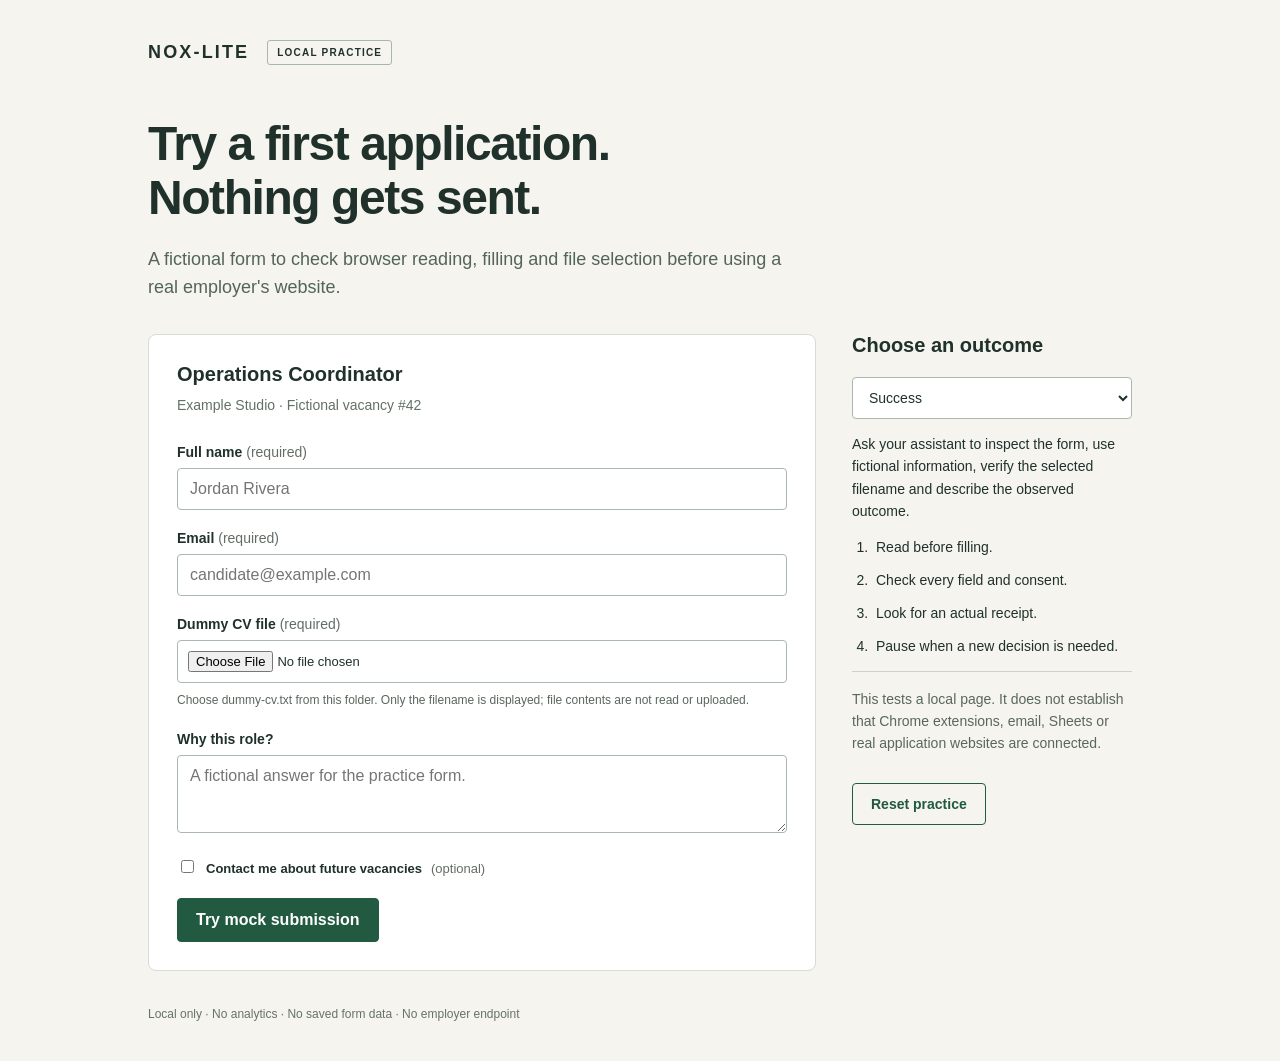
<file: examples/practice/index.html>
<!doctype html>
<html lang="en">
<head>
  <meta charset="utf-8">
  <meta name="viewport" content="width=device-width,initial-scale=1">
  <meta http-equiv="Content-Security-Policy" content="default-src 'self'; connect-src 'none'; form-action 'none'; object-src 'none'; base-uri 'none'">
  <title>Nox-Lite · Practice application</title>
  <link rel="stylesheet" href="practice.css">
  <link rel="icon" href="favicon.svg" type="image/svg+xml">
  <script src="practice.js" defer></script>
</head>
<body>
  <main>
    <header><span class="wordmark">NOX-LITE</span><span class="badge">LOCAL PRACTICE</span></header>
    <h1>Try a first application.<br>Nothing gets sent.</h1>
    <p class="intro">A fictional form to check browser reading, filling and file selection before using a real employer's website.</p>
    <div class="layout">
      <section aria-labelledby="form-title" class="card">
        <h2 id="form-title">Operations Coordinator</h2>
        <p class="muted">Example Studio · Fictional vacancy #42</p>
        <form id="application">
          <label for="candidate">Full name <span>(required)</span></label>
          <input id="candidate" name="candidate" autocomplete="off" placeholder="Jordan Rivera" required>
          <label for="email">Email <span>(required)</span></label>
          <input id="email" name="email" type="email" autocomplete="off" placeholder="candidate@example.com" required>
          <label for="cv">Dummy CV file <span>(required)</span></label>
          <input id="cv" name="cv" type="file" required aria-describedby="file-status">
          <p id="file-status" class="helper">Choose dummy-cv.txt from this folder. Only the filename is displayed; file contents are not read or uploaded.</p>
          <label for="motivation">Why this role?</label>
          <textarea id="motivation" name="motivation" rows="3" maxlength="600" placeholder="A fictional answer for the practice form."></textarea>
          <div id="new-question" hidden>
            <label for="travel">Can you travel overnight twice a month? <span>(new required question)</span></label>
            <select id="travel" name="travel"><option value="">Choose after discussing it</option><option value="yes">Yes</option><option value="no">No</option></select>
            <p class="helper">This is a new commitment. Stop and get the candidate's decision before continuing.</p>
          </div>
          <label class="check"><input id="marketing" type="checkbox" name="marketing"> Contact me about future vacancies <span>(optional)</span></label>
          <button id="submit" type="submit">Try mock submission</button>
        </form>
        <div id="result" role="status" aria-live="polite" hidden></div>
      </section>
      <aside>
        <h2>Choose an outcome</h2>
        <label for="scenario" class="sr-only">Practice scenario</label>
        <select id="scenario">
          <option value="success">Success</option>
          <option value="validation">Validation error</option>
          <option value="uncertain">Uncertain outcome</option>
          <option value="question">New required question</option>
        </select>
        <p>Ask your assistant to inspect the form, use fictional information, verify the selected filename and describe the observed outcome.</p>
        <ol><li>Read before filling.</li><li>Check every field and consent.</li><li>Look for an actual receipt.</li><li>Pause when a new decision is needed.</li></ol>
        <p class="note">This tests a local page. It does not establish that Chrome extensions, email, Sheets or real application websites are connected.</p>
        <button id="reset" type="button" class="secondary">Reset practice</button>
      </aside>
    </div>
    <footer>Local only · No analytics · No saved form data · No employer endpoint</footer>
  </main>
</body>
</html>
</file>
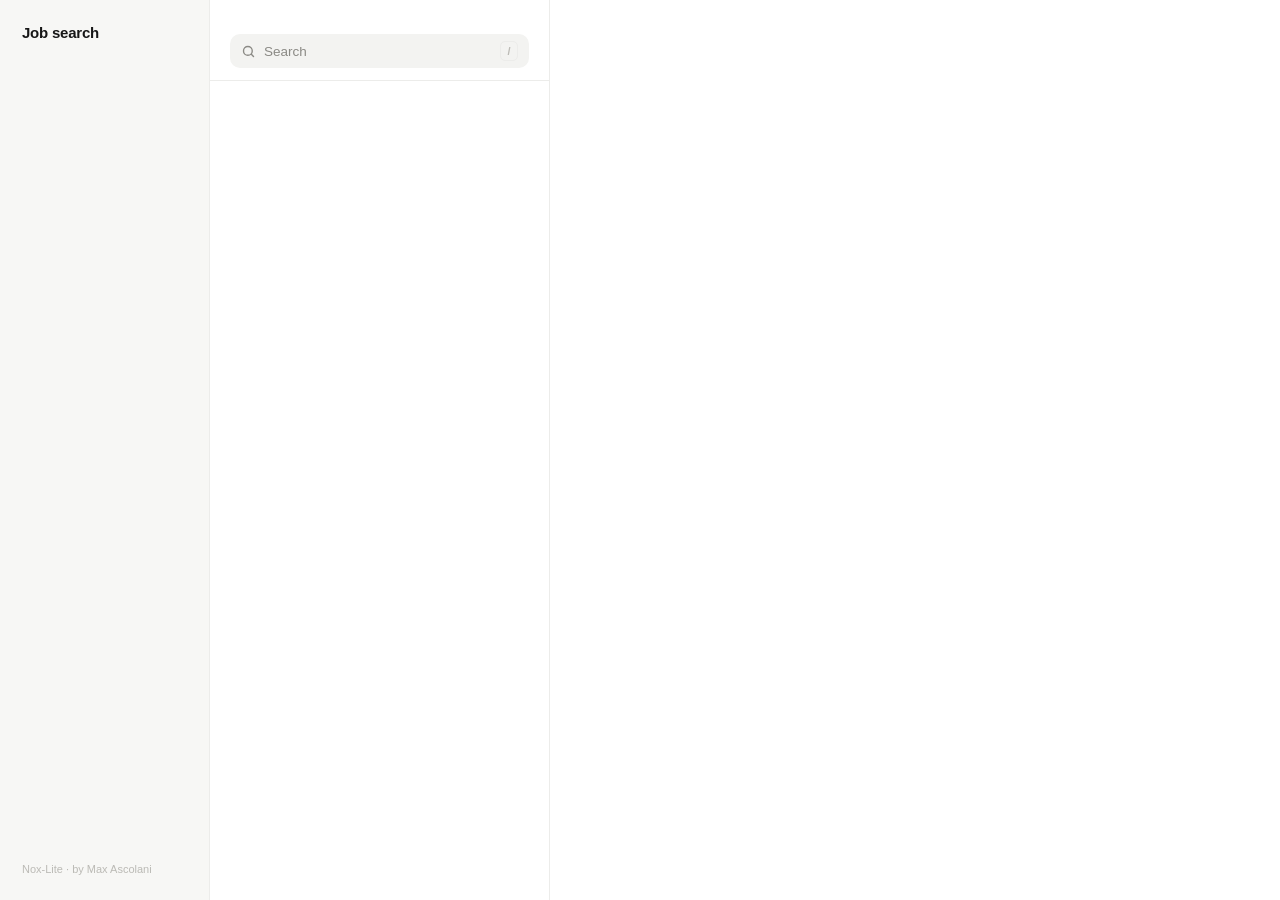
<file: templates/tracker/page.html>
<!doctype html>
<html lang="en">
<head>
<!-- Nox-Lite rebuilds this page from your tracker whenever it changes. Ask your assistant to change anything. -->
<meta charset="utf-8">
<meta name="viewport" content="width=device-width,initial-scale=1">
<meta http-equiv="Content-Security-Policy" content="default-src 'none'; style-src 'unsafe-inline'; script-src 'unsafe-inline'">
<meta name="color-scheme" content="light dark">
<title>Job tracker</title>
<style>
:root{--bg:#fff;--side:#f7f7f5;--text:#171717;--muted:#8b8a85;--faint:#bbbab5;--line:#ececea;--soft:#f3f3f1;--sel:#efefed;
--needs:#d97706;--interview:#7c3aed;--progress:#2563eb;--applied:#059669;--closed:#a8a29e}
@media (prefers-color-scheme:dark){:root{--bg:#141413;--side:#0f0f0e;--text:#f0f0ee;--muted:#8d8c87;--faint:#55544f;--line:#252523;--soft:#1e1e1c;--sel:#232321;
--needs:#fbbf24;--interview:#a78bfa;--progress:#60a5fa;--applied:#34d399;--closed:#78716c}}
*{box-sizing:border-box}
[hidden]{display:none!important}
html,body{height:100%}
body{margin:0;background:var(--bg);color:var(--text);font:14px/1.45 -apple-system,BlinkMacSystemFont,"Segoe UI",Roboto,sans-serif;-webkit-font-smoothing:antialiased}
button{font:inherit;color:inherit;background:none;border:0;padding:0;cursor:pointer;text-align:left}
.g-needs{--c:var(--needs)}.g-interview{--c:var(--interview)}.g-progress{--c:var(--progress)}.g-applied{--c:var(--applied)}.g-closed{--c:var(--closed)}.g-all{--c:var(--text)}
.app{display:grid;grid-template-columns:210px 340px minmax(0,1fr);height:100vh}
.side{background:var(--side);border-right:1px solid var(--line);padding:22px 12px;display:flex;flex-direction:column}
.brand{font-weight:650;font-size:15px;letter-spacing:-.015em;padding:0 10px 18px}
.nav{display:flex;align-items:center;gap:10px;width:100%;height:34px;padding:0 10px;border-radius:8px;color:var(--muted);font-size:13.5px}
.nav i{width:8px;height:8px;border-radius:50%;background:var(--c)}
.nav em{margin-left:auto;font-style:normal;font-variant-numeric:tabular-nums;font-size:12.5px}
.nav:hover{background:var(--soft)}
.nav[aria-current=true]{background:var(--sel);color:var(--text);font-weight:600}
.sep{height:1px;background:var(--line);margin:10px}
.upd{margin-top:auto;padding:0 10px;font-size:12px;color:var(--faint)}
.by{padding:6px 10px 0;font-size:11px;white-space:nowrap;color:var(--faint)}.by a{color:inherit;text-decoration:none}.by a:hover{color:var(--muted);text-decoration:underline}
.list{border-right:1px solid var(--line);overflow:auto}
.lh{position:sticky;top:0;background:color-mix(in srgb,var(--bg) 88%,transparent);backdrop-filter:blur(8px);padding:22px 20px 12px;z-index:1;border-bottom:1px solid var(--line)}
.lt{font-weight:650;font-size:15px;letter-spacing:-.015em}
.sb{display:flex;align-items:center;gap:8px;margin-top:12px;height:34px;padding:0 10px;border-radius:10px;background:var(--soft);color:var(--muted);border:1px solid transparent;cursor:text;transition:border-color .15s,background .15s}
.sb:focus-within{border-color:var(--faint);background:var(--bg)}
.sb svg{flex:none}
.sb input{flex:1;min-width:0;height:100%;border:0;background:none;outline:0;font:inherit;font-size:13.5px;color:var(--text);padding:0}
.sb input::placeholder{color:var(--muted)}
.sb input::-webkit-search-cancel-button{display:none}
.clr{flex:none;width:18px;height:18px;border-radius:50%;background:var(--faint);color:var(--bg);font-size:13px;line-height:18px;text-align:center}
.k{flex:none;font-family:inherit;font-size:11px;font-weight:600;line-height:18px;min-width:18px;text-align:center;border:1px solid var(--line);border-radius:5px;color:var(--faint)}
.sb:focus-within .k{display:none}
.none{padding:56px 20px;text-align:center;color:var(--faint)}
.none button{display:inline-block;margin-top:10px;color:var(--text);font-weight:600;text-decoration:underline;text-underline-offset:3px}
.item{display:block;width:100%;padding:13px 20px;border-bottom:1px solid var(--line);position:relative}
.item:hover{background:var(--soft)}
.item[aria-current=true]{background:var(--sel)}
.item[aria-current=true]::before{content:"";position:absolute;left:0;top:0;bottom:0;width:3px;background:var(--c)}
.r1{display:flex;align-items:baseline;gap:8px}
.r1 b{font-weight:600;flex:1;min-width:0;white-space:nowrap;overflow:hidden;text-overflow:ellipsis}
.r1 time{font-size:12px;color:var(--muted);font-variant-numeric:tabular-nums}
.r2{display:flex;align-items:center;gap:8px;margin-top:2px;color:var(--muted);font-size:13px}
.r2 span{flex:1;min-width:0;white-space:nowrap;overflow:hidden;text-overflow:ellipsis}
.r2 i{font-style:normal;font-size:11.5px;font-weight:600;color:var(--c)}
.detail{overflow:auto}
.pane{max-width:620px;padding:46px 48px 90px}
.blank{height:100%;display:grid;place-items:center;color:var(--faint)}
.status{display:inline-flex;align-items:center;gap:7px;font-size:12.5px;font-weight:600;color:var(--c);background:color-mix(in srgb,var(--c) 12%,transparent);padding:4px 11px;border-radius:999px}
.status i{width:7px;height:7px;border-radius:50%;background:var(--c)}
h2{margin:18px 0 2px;font-size:30px;font-weight:700;letter-spacing:-.03em;line-height:1.1}
.role{font-size:17px;color:var(--muted)}
.next{margin-top:30px;padding:18px 20px;border-radius:14px;border:1px solid var(--line);display:flex;gap:14px;align-items:flex-start}
.who{flex:none;width:30px;height:30px;border-radius:50%;display:grid;place-items:center;font-size:12px;font-weight:700;background:var(--soft);color:var(--muted)}
.who.you{background:var(--c);color:var(--bg)}
.next small{display:block;font-size:12px;color:var(--muted)}
.fit{margin-top:30px}
.fitbar{display:flex;gap:4px;width:180px}
.fitbar i{flex:1;height:6px;border-radius:3px;background:var(--line)}
.fitbar i.on{background:var(--text)}
.fit p{margin:10px 0 0;color:var(--muted);font-size:14px}
.lbl{font-size:12px;color:var(--muted);margin-bottom:8px;display:flex;justify-content:space-between;width:180px}
.lbl b{color:var(--text);font-weight:600}
.facts{display:grid;grid-template-columns:repeat(auto-fit,minmax(130px,1fr));gap:16px;margin-top:30px;padding-top:24px;border-top:1px solid var(--line)}
.facts small{display:block;font-size:12px;color:var(--muted)}
.btns{display:flex;gap:10px;margin-top:32px;flex-wrap:wrap}
.btn{display:inline-flex;align-items:center;height:40px;padding:0 18px;border-radius:11px;font-size:14px;font-weight:600;text-decoration:none;color:inherit;background:var(--soft)}
.btn.primary{background:var(--text);color:var(--bg)}
.asks{margin-top:26px;display:flex;flex-wrap:wrap;gap:8px;align-items:center}
.asks small{width:100%;font-size:12px;color:var(--muted)}
.ask{height:32px;padding:0 13px;border-radius:999px;border:1px solid var(--line);font-size:13px}
.ask:hover{background:var(--soft)}
.back{display:none}
.tabs{display:none}
.toast{position:fixed;left:50%;bottom:64px;transform:translate(-50%,20px);opacity:0;transition:all .25s;background:var(--text);color:var(--bg);padding:10px 16px;border-radius:12px;font-size:13px;z-index:20;pointer-events:none}
.toast.show{opacity:1;transform:translate(-50%,0)}
@media (max-width:1000px){.app{grid-template-columns:190px 300px minmax(0,1fr)}.pane{padding:36px 32px 90px}}
@media (max-width:760px){
.app{display:block;height:auto}.side{display:none}.list{border:0}
.tabs{display:flex;gap:6px;overflow-x:auto;scrollbar-width:none;padding:0 16px 12px;position:sticky;top:0;background:var(--bg);z-index:2}
.tabs .nav{width:auto;flex:none;border-radius:999px;border:1px solid var(--line);height:32px}
.tabs .nav[aria-current=true]{background:var(--text);color:var(--bg);border-color:var(--text)}
.mhead{display:flex;justify-content:space-between;align-items:baseline;padding:22px 16px 12px}
.mhead b{font-size:22px;letter-spacing:-.025em}.mhead span{font-size:12px;color:var(--faint)}
.lh{position:static;padding:0 16px 10px;background:none;backdrop-filter:none}.lt,.k{display:none}.sb{margin-top:0;height:38px}.item{padding:13px 16px}
.detail{position:fixed;inset:0;background:var(--bg);transform:translateY(100%);transition:transform .3s cubic-bezier(.2,.8,.2,1);z-index:10}
body.sheet .detail{transform:none}
.pane{padding:16px 20px 90px}
.back{display:inline-flex;align-items:center;height:34px;color:var(--muted);font-size:14px;margin-bottom:12px}
h2{font-size:26px}}
@media (min-width:761px){.mhead{display:none}}
</style>
</head>
<body>
<div class="mhead"><b>Job search</b><span id="upd2"></span></div>
<div class="tabs" id="tabs"></div>
<div class="app">
  <aside class="side"><div class="brand">Job search</div><div id="nav"></div><div class="upd" id="upd" title="Your assistant updates this for you. To change anything, just tell it in your chat."></div><div class="by"><a href="https://github.com/max-ascolani/nox-lite" target="_blank" rel="noopener noreferrer">Nox-Lite</a> · by <a href="https://maxasco.com/" target="_blank" rel="noopener noreferrer">Max Ascolani</a></div></aside>
  <section class="list"><div class="lh" id="lh"><div class="lt" id="lt"></div><label class="sb"><svg width="15" height="15" viewBox="0 0 24 24" fill="none" stroke="currentColor" stroke-width="2.2" stroke-linecap="round" aria-hidden="true"><circle cx="11" cy="11" r="7"/><path d="m20 20-3.5-3.5"/></svg><input id="q" type="search" placeholder="Search" aria-label="Search jobs" autocomplete="off" spellcheck="false"><button class="clr" id="clr" type="button" aria-label="Clear search" hidden>×</button><kbd class="k" title="Press / to search">/</kbd></label></div><div id="items"></div></section>
  <section class="detail" id="detail"></section>
</div>
<script id="data" type="application/json">__DATA__</script>
<script>
const D=JSON.parse(document.getElementById('data').textContent);
const ORDER=[['needs','Needs you'],['interview','Interviews'],['progress','In progress'],['applied','Applied'],['closed','Closed']];
function h(t,a,...c){const e=document.createElement(t);for(const k in a||{}){const v=a[k];if(v==null||v===false)continue;
if(k==='class')e.className=v;else if(k.slice(0,2)==='on')e.addEventListener(k.slice(2),v);
else if(k==='href'){if(/^(https?:\/\/|\.\.\/)/i.test(v))e.setAttribute('href',v)}else e.setAttribute(k,v===true?'':v)}
for(const x of c.flat(9)){if(x==null||x===false||x==='')continue;e.append(x.nodeType?x:document.createTextNode(x))}return e}
function asks(j){const n=`${j.company} ${j.role}`;
if(j.stage==='discovered'&&!j.decision)return[['Prepare it',`Prepare the ${n} application`],['Skip it',`Skip the ${n} job`]];
if(j.stage==='ready_for_review')return[['Show me it',`Show me the ${n} application`]];
if(j.stage==='verification_needed')return[['I’ve signed in',`I've signed in for ${n}. Please carry on`]];
if(j.stage==='interview')return[['Help me prepare',`Help me prepare for my ${n} interview`]];
if(j.decision==='hold')return[['Prepare it now',`Prepare the ${n} application`]];return[]}
function copy(text){const done=()=>toast('Copied. Paste it into your chat.');
if(navigator.clipboard&&window.isSecureContext)navigator.clipboard.writeText(text).then(done,()=>legacy(text,done));else legacy(text,done)}
function legacy(text,done){const t=h('textarea',{},text);t.style.cssText='position:fixed;opacity:0';document.body.append(t);t.select();try{document.execCommand('copy');done()}catch(e){}t.remove()}
function toast(m){let t=document.querySelector('.toast');if(!t)t=h('div',{class:'toast',role:'status'});(document.querySelector('dialog[open]')||document.body).append(t)
t.textContent=m;t.classList.add('show');clearTimeout(t.timer);t.timer=setTimeout(()=>t.classList.remove('show'),2200)}

document.getElementById('upd').textContent='Updated '+D.updated;document.getElementById('upd2').textContent=D.updated;
const count=g=>g==='all'?D.jobs.length:D.jobs.filter(j=>j.group===g).length;
const mobile=matchMedia('(max-width:760px)');
let sec=count('needs')||!D.jobs.length?'needs':'all',cur=null,q=[];
const words=s=>s.toLowerCase().split(/[^\p{L}\p{N}]+/u).filter(Boolean);
D.jobs.forEach(j=>j.words=words([j.company,j.role,j.label,j.location].join(' ')));
const match=j=>q.every(w=>j.words.some(x=>x.startsWith(w)));
const nav=document.getElementById('nav'),tabs=document.getElementById('tabs'),items=document.getElementById('items'),detail=document.getElementById('detail');
const lh=document.getElementById('lh'),lt=document.getElementById('lt'),qi=document.getElementById('q'),clr=document.getElementById('clr');
const NAMES=[...ORDER,['all','All jobs']];
function navBtn(g,n){return h('button',{class:`nav g-${g}`,'aria-current':String(g===sec),onclick:()=>{sec=g;cur=null;render()}},g==='all'?null:h('i'),n,h('em',{},String(count(g))))}
function render(){tabs.hidden=nav.hidden=lh.hidden=!D.jobs.length;
nav.replaceChildren(...ORDER.filter(([g])=>count(g)||g==='needs').map(([g,n])=>navBtn(g,n)),h('div',{class:'sep'}),navBtn('all','All jobs'));
tabs.replaceChildren(...NAMES.filter(([g])=>count(g)||g==='needs').map(([g,n])=>navBtn(g,n)));
const js=D.jobs.filter(j=>(sec==='all'||j.group===sec)&&match(j));
if(!mobile.matches&&!js.includes(cur))cur=js[0]||null;
lt.textContent=NAMES.find(x=>x[0]===sec)[1];
const elsewhere=q.length&&sec!=='all'?D.jobs.filter(match).length:0;
items.replaceChildren(
...(js.length?js.map(j=>h('button',{class:`item g-${j.group}`,'aria-current':String(j===cur),onclick:()=>{cur=j;render();if(mobile.matches)document.body.classList.add('sheet')}},
h('div',{class:'r1'},h('b',{},j.company),h('time',{},j.when)),h('div',{class:'r2'},h('span',{},j.role),h('i',{},j.short)))):
[h('div',{class:'none'},!D.jobs.length?'No jobs yet. Ask your assistant to find some.':q.length?'No matches':'Nothing here right now.',
elsewhere?h('div',{},h('button',{onclick:()=>{sec='all';render();qi.focus()}},`${elsewhere} ${elsewhere===1?'match':'matches'} in All jobs`)):null)]));
showDetail(js.length)}
function showDetail(any){const j=cur;
if(!j){detail.replaceChildren(h('div',{class:'blank'},any?'Pick a job':''));return}
const a=asks(j);const facts=[['Location',j.location],['Salary',j.salary],['Applied',j.applied],['Last checked',j.checked]].filter(f=>f[1]);
const you=j.who==='You';
detail.replaceChildren(h('div',{class:`pane g-${j.group}`},
h('button',{class:'back',onclick:()=>document.body.classList.remove('sheet')},'‹ Back'),
h('span',{class:'status'},h('i'),j.label),h('h2',{},j.company),h('div',{class:'role'},j.role),
j.next?h('div',{class:'next'},h('span',{class:'who'+(you?' you':''),'aria-hidden':'true'},you?'You':'AI'),h('div',{},h('small',{},you?'Your next step':'Your assistant is on it'),j.next)):null,
j.score||j.reason?h('div',{class:'fit'},j.score?[h('div',{class:'lbl'},'Fit',h('b',{},`${j.score}/5`)),h('div',{class:'fitbar'},[0,1,2,3,4].map(i=>h('i',{class:i<j.score?'on':null})))]:h('div',{class:'lbl'},'Why it fits'),j.reason?h('p',{},j.reason):null):null,
facts.length?h('div',{class:'facts'},facts.map(([k,v])=>h('div',{},h('small',{},k),v))):null,
h('div',{class:'btns'},j.url?h('a',{class:'btn primary',href:j.url,target:'_blank',rel:'noopener noreferrer'},'Open job ad ↗'):null,j.package?h('a',{class:'btn',href:j.package},'Application folder'):null),
a.length?h('div',{class:'asks'},h('small',{},'Copy a message for your assistant'),a.map(([l,t])=>h('button',{class:'ask',title:t,onclick:()=>copy(t)},l))):null))}
mobile.addEventListener('change',()=>{document.body.classList.remove('sheet');render()});
qi.addEventListener('input',()=>{q=words(qi.value);clr.hidden=!qi.value;render()});
clr.addEventListener('click',()=>{qi.value='';q=[];clr.hidden=true;render();qi.focus()});
qi.addEventListener('keydown',e=>{if(e.key==='Escape'&&qi.value){e.stopPropagation();clr.click()}});
document.addEventListener('keydown',e=>{if(e.key==='Escape')document.body.classList.remove('sheet');
if(e.key==='/'&&document.activeElement!==qi&&!lh.hidden){e.preventDefault();qi.focus()}});
render();
</script>
</body>
</html>
</file>
<file: examples/practice/practice.css>
:root { color-scheme: light; font-family: -apple-system, BlinkMacSystemFont, "Segoe UI", sans-serif; color: #20312b; background: #f5f4ef; }
* { box-sizing: border-box; }
body { margin: 0; }
main { max-width: 1040px; margin: 0 auto; padding: 40px 28px; }
header { display: flex; align-items: center; gap: 18px; margin-bottom: 52px; }
.wordmark { font-size: 18px; font-weight: 800; letter-spacing: .12em; }
.badge { font-size: 10px; font-weight: 700; letter-spacing: .12em; padding: 6px 9px; border: 1px solid #a7b8ab; border-radius: 3px; }
h1 { font-size: clamp(32px, 5vw, 48px); line-height: 1.12; letter-spacing: -.03em; margin: 0 0 20px; }
.intro { max-width: 660px; font-size: 18px; line-height: 1.6; color: #53645b; margin-bottom: 32px; }
.layout { display: grid; grid-template-columns: minmax(0, 1fr) 280px; gap: 36px; align-items: start; }
.card { background: white; border: 1px solid #d5dcd4; border-radius: 8px; padding: 28px; }
h2 { font-size: 20px; margin: 0 0 8px; }
p { line-height: 1.6; }
.muted { color: #637065; font-size: 14px; margin: 0 0 28px; }
label { display: block; font-size: 14px; font-weight: 650; margin: 20px 0 8px; }
label span { font-weight: 400; color: #626e65; }
input, textarea, select { width: 100%; padding: 11px 12px; border: 1px solid #aab7ac; border-radius: 4px; font: inherit; color: inherit; background: #fff; }
input[type="file"] { padding: 10px; font-size: 13px; }
textarea { resize: vertical; }
.helper { font-size: 12px; color: #59675d; margin-top: 8px; }
.check { display: flex; align-items: baseline; gap: 9px; font-size: 13px; flex-wrap: wrap; }
.check input { width: auto; accent-color: #225a41; }
button { background: #225a41; color: white; border: 1px solid #225a41; border-radius: 4px; padding: 12px 18px; font: inherit; font-weight: 650; cursor: pointer; margin-top: 14px; }
button:disabled { opacity: .6; cursor: default; }
button.secondary { background: transparent; color: #225a41; }
aside { font-size: 14px; }
aside select { margin-top: 12px; }
li { padding-left: 4px; margin: 12px 0; line-height: 1.5; }
ol { padding-left: 20px; }
.note { padding-top: 16px; border-top: 1px solid #cbd3c9; color: #59675d; }
#result { border-left: 4px solid #225a41; background: #edf4ed; padding: 16px; margin-top: 22px; white-space: pre-line; line-height: 1.6; }
#result[data-outcome="unconfirmed"], #result[data-outcome="decision_needed"] { border-color: #866006; background: #fff5d8; }
#result[data-outcome="failed"] { border-color: #9c4334; background: #fff0eb; }
footer { margin-top: 36px; font-size: 12px; color: #667268; }
:focus-visible { outline: 3px solid #b6781c; outline-offset: 3px; }
.sr-only { position: absolute; width: 1px; height: 1px; overflow: hidden; clip: rect(0,0,0,0); }
[hidden] { display: none !important; }
@media (max-width: 740px) { main { padding: 24px 18px; } header { margin-bottom: 34px; } .layout { grid-template-columns: 1fr; gap: 28px; } .card { padding: 22px; } }
</file>
